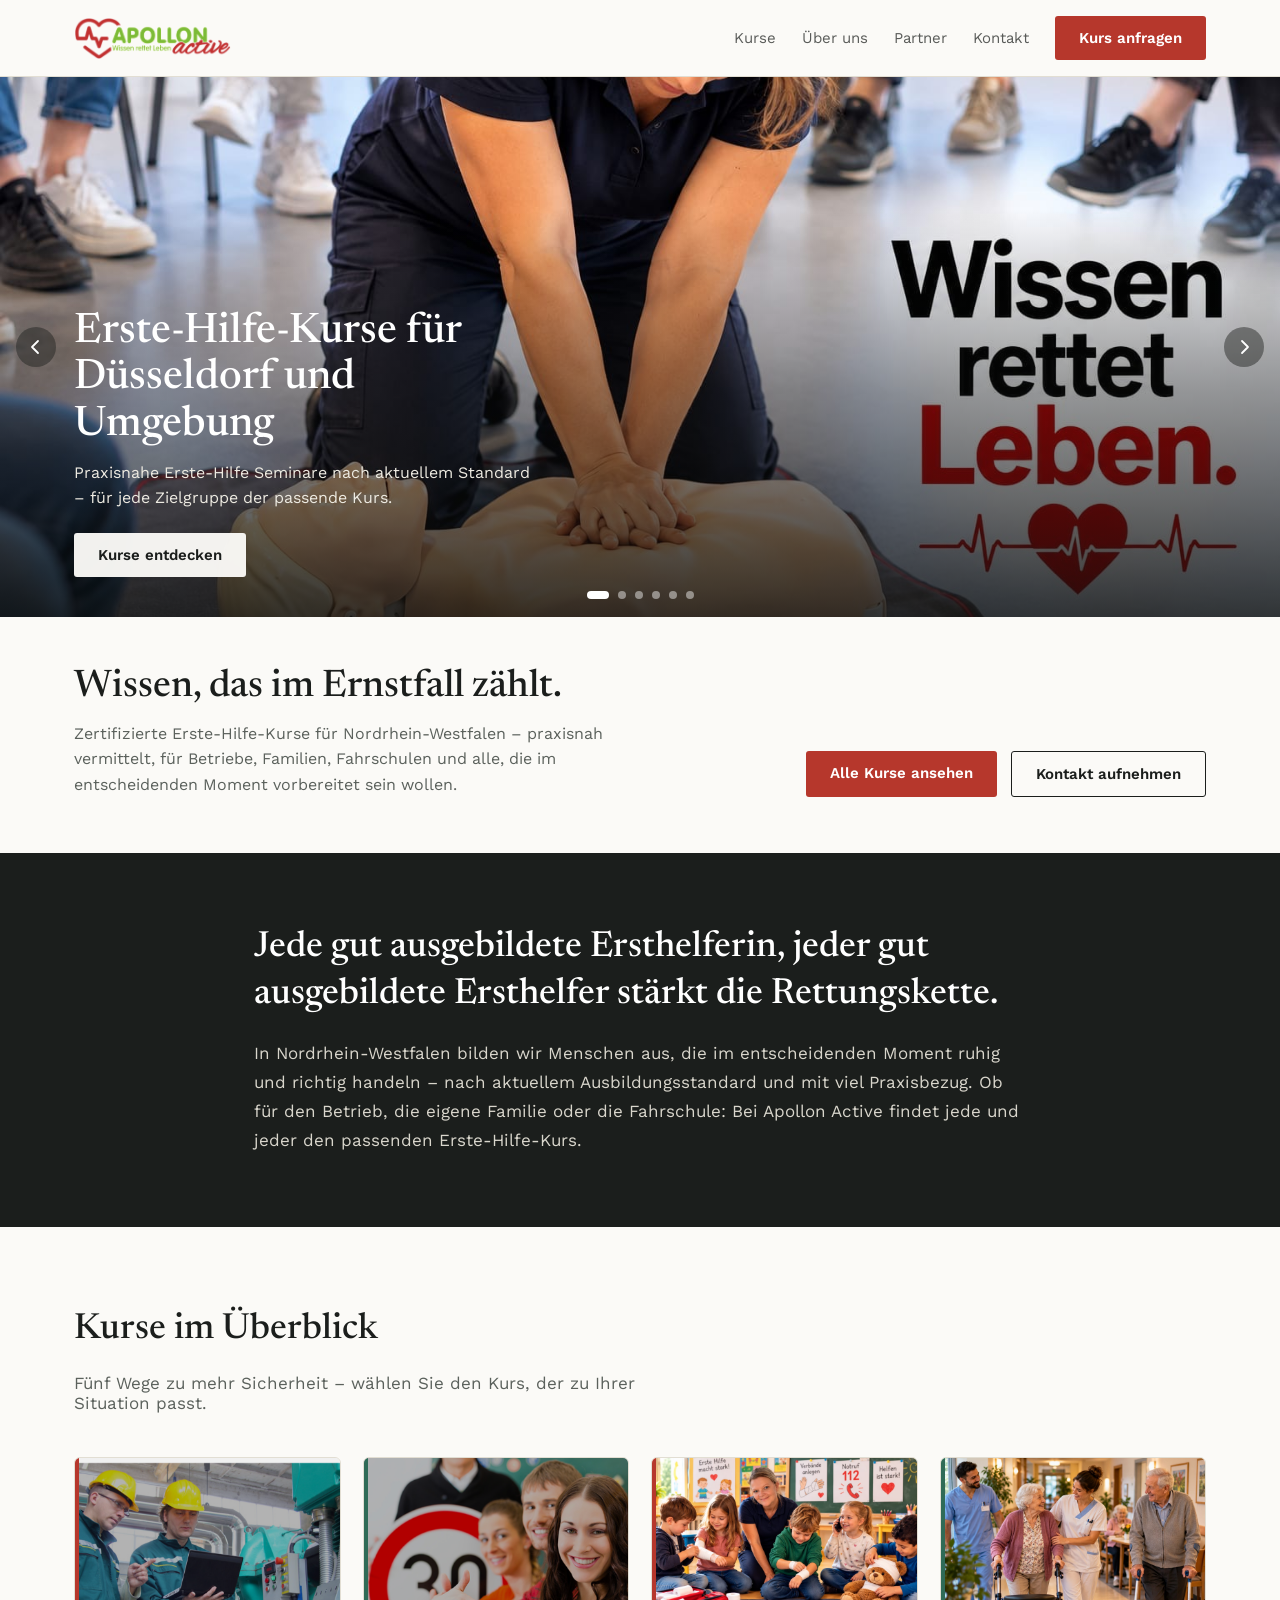
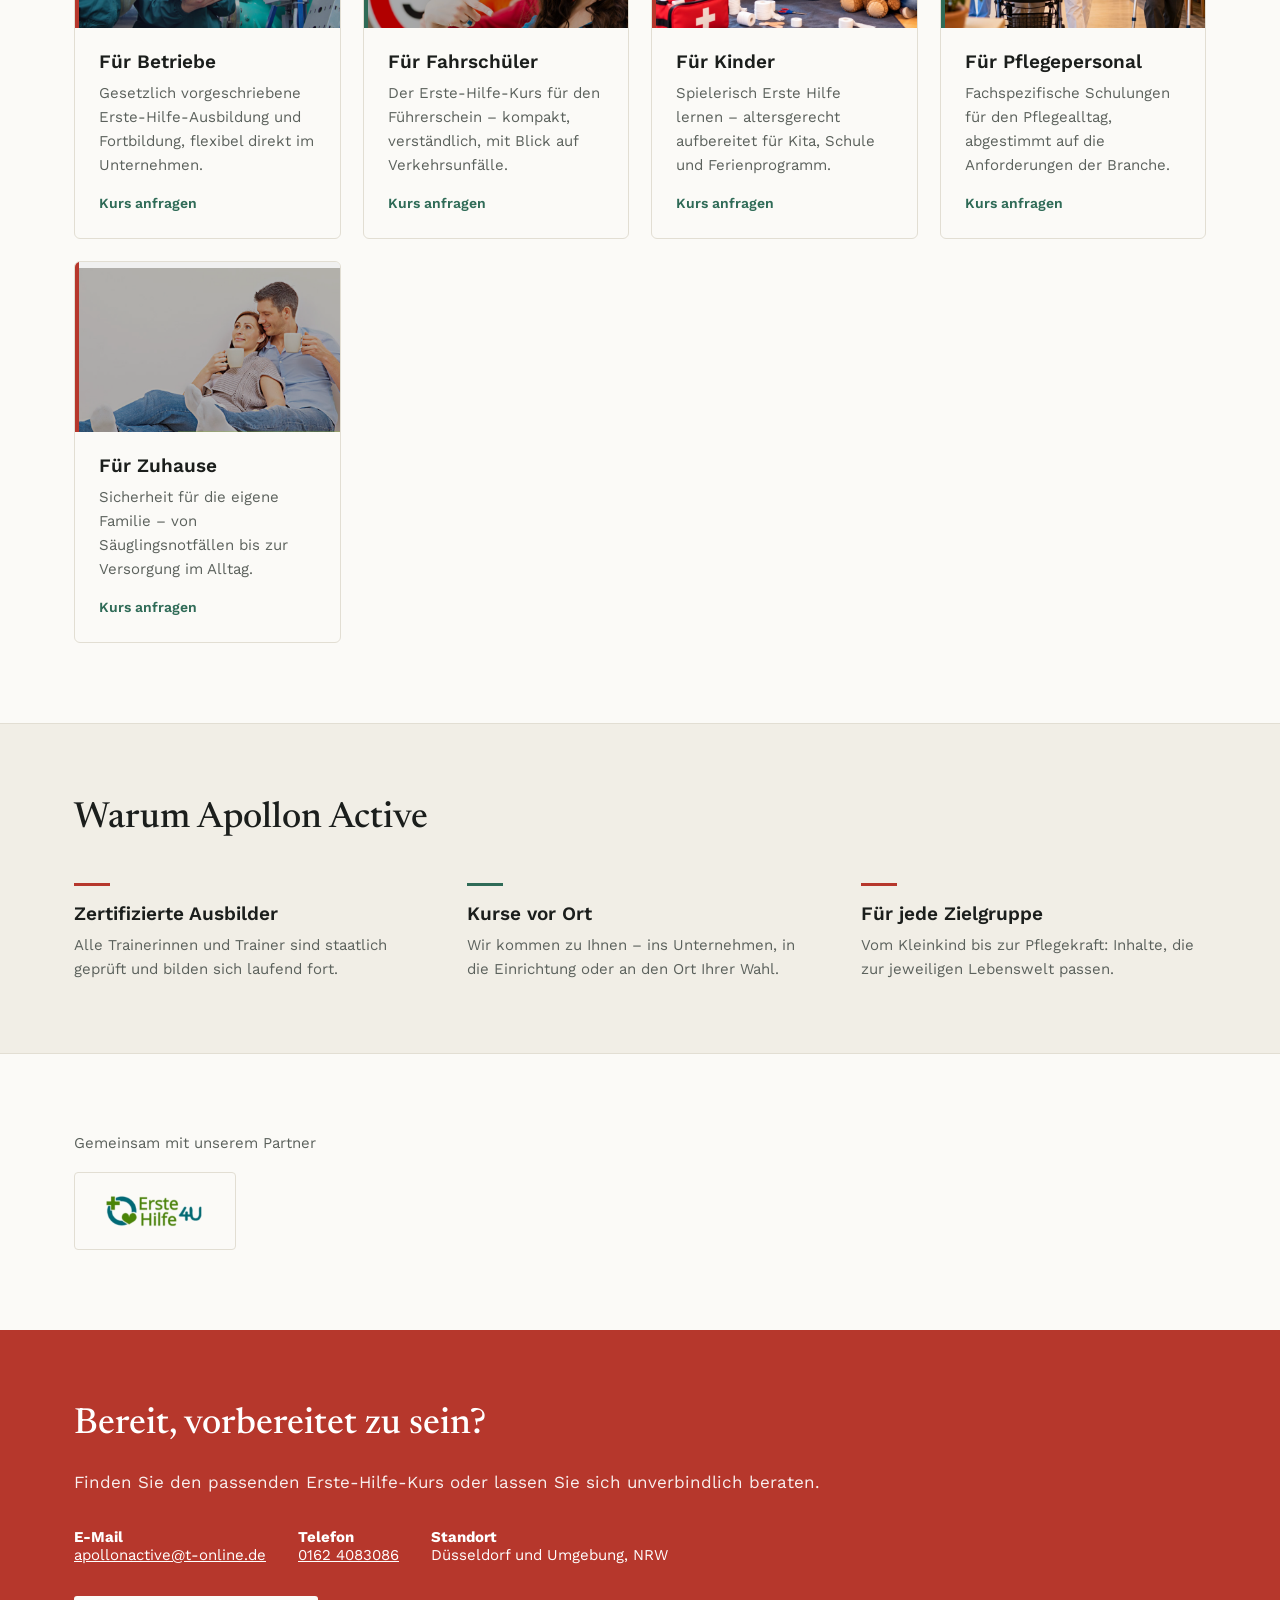
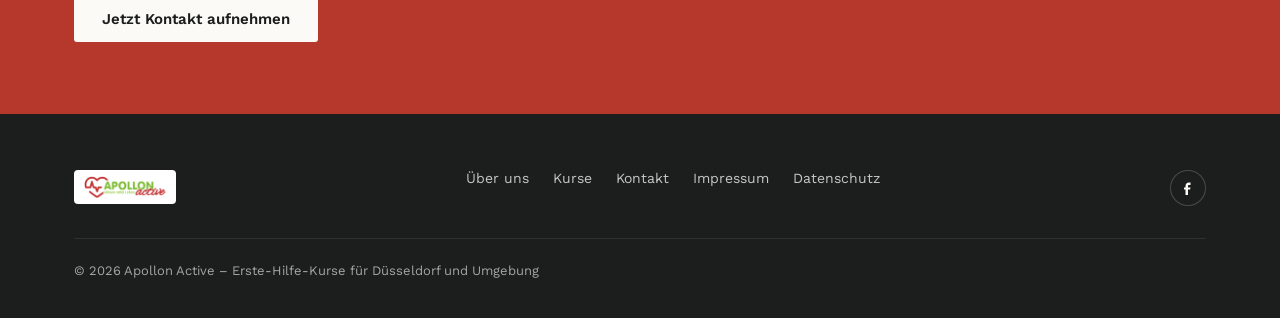
<file: index.html>
<!doctype html>
<html lang="de">
<head>
<meta charset="utf-8">
<meta name="viewport" content="width=device-width, initial-scale=1">
<title>Apollon Active – Erste-Hilfe-Kurse für Nordrhein-Westfalen</title>
<meta name="description" content="Zertifizierte Erste-Hilfe-Kurse für Düsseldorf und Umgebung – für Betriebe, Fahrschüler, Kinder, Pflegepersonal und Zuhause.">
<link rel="preconnect" href="https://fonts.googleapis.com">
<link rel="preconnect" href="https://fonts.gstatic.com" crossorigin>
<link rel="stylesheet" href="https://fonts.googleapis.com/css2?family=Newsreader:ital,opsz,wght@0,6..72,400;0,6..72,500;0,6..72,600;1,6..72,400;1,6..72,500&family=Work+Sans:wght@400;500;600;700&display=swap">
<link rel="stylesheet" href="styles.css">
</head>
<body>

<header class="site-header">
  <div class="wrap header-inner">
    <a href="#top" class="logo">
      <img src="images/logo.png" alt="Apollon Active – Wissen rettet Leben" class="logo-img">
    </a>
    <nav class="main-nav">
      <a class="nav-link" href="#zielgruppen">Kurse</a>
      <a class="nav-link hide-mobile" href="#ueber-uns">Über uns</a>
      <a class="nav-link hide-mobile" href="#partner">Partner</a>
      <a class="nav-link" href="#kontakt">Kontakt</a>
      <a href="mailto:apollonactive@t-online.de?subject=Kursanfrage" class="btn btn-primary">Kurs anfragen</a>
    </nav>
  </div>
</header>

<section id="top" class="hero-carousel">
  <div class="carousel-frame" id="carouselFrame">
    <div class="slide active" data-index="0">
      <img class="slide-img" src="images/hero_cpr.png" alt="Trainerin führt die Herzdruckmassage an einer Übungspuppe vor, Kursgruppe sitzt im Hintergrund">
      <div class="slide-copy">
        <div class="slide-copy-inner">
          <div class="wrap">
            <h2 class="slide-title">Erste-Hilfe-Kurse für Düsseldorf und Umgebung</h2>
            <p class="slide-text">Praxisnahe Erste-Hilfe Seminare nach aktuellem Standard – für jede Zielgruppe der passende Kurs.</p>
            <a href="#zielgruppen" class="btn btn-on-photo">Kurse entdecken</a>
          </div>
        </div>
      </div>
    </div>
    <div class="slide" data-index="1">
      <img class="slide-img" src="images/betriebe.png" alt="Zwei Techniker besprechen eine Anlage im Betrieb">
      <div class="slide-copy">
        <div class="slide-copy-inner">
          <div class="wrap">
            <p class="slide-eyebrow">Betriebliche Erste Hilfe</p>
            <h2 class="slide-title">Für Betriebe</h2>
            <p class="slide-text">Gesetzlich vorgeschriebene Ausbildung und Fortbildung, flexibel direkt im Unternehmen.</p>
            <a href="mailto:apollonactive@t-online.de?subject=Anfrage%3A%20Erste-Hilfe-Kurs%20f%C3%BCr%20Betriebe" class="btn btn-on-photo">Betriebskurs anfragen</a>
          </div>
        </div>
      </div>
    </div>
    <div class="slide" data-index="2">
      <img class="slide-img" src="images/fahrschueler.png" alt="Gruppe junger Erwachsener mit Tempo-30-Schild im Fahrschulunterricht">
      <div class="slide-copy">
        <div class="slide-copy-inner">
          <div class="wrap">
            <p class="slide-eyebrow">Führerschein</p>
            <h2 class="slide-title">Für Fahrschüler</h2>
            <p class="slide-text">Der Erste-Hilfe-Kurs für den Führerschein – kompakt und verständlich erklärt.</p>
            <a href="mailto:apollonactive@t-online.de?subject=Anfrage%3A%20Erste-Hilfe-Kurs%20f%C3%BCr%20Fahrsch%C3%BCler" class="btn btn-on-photo">Termin sichern</a>
          </div>
        </div>
      </div>
    </div>
    <div class="slide" data-index="3">
      <img class="slide-img" src="images/kinder.png" alt="Kinder lernen spielerisch Verbände anzulegen, im Hintergrund Poster zu Erste Hilfe und Notruf 112">
      <div class="slide-copy">
        <div class="slide-copy-inner">
          <div class="wrap">
            <p class="slide-eyebrow">Für die Kleinen</p>
            <h2 class="slide-title">Für Kinder</h2>
            <p class="slide-text">Spielerisch Erste Hilfe lernen – altersgerecht für Kita, Schule und Ferienprogramm.</p>
            <a href="mailto:apollonactive@t-online.de?subject=Anfrage%3A%20Erste-Hilfe-Kurs%20f%C3%BCr%20Kinder" class="btn btn-on-photo">Kurs anfragen</a>
          </div>
        </div>
      </div>
    </div>
    <div class="slide" data-index="4">
      <img class="slide-img" src="images/pflegepersonal.png" alt="Pflegekräfte begleiten zwei ältere Menschen mit Gehhilfen durch den Flur einer Pflegeeinrichtung">
      <div class="slide-copy">
        <div class="slide-copy-inner">
          <div class="wrap">
            <p class="slide-eyebrow">Pflegealltag</p>
            <h2 class="slide-title">Für Pflegepersonal</h2>
            <p class="slide-text">Fachspezifische Schulungen, abgestimmt auf die Anforderungen der Pflegebranche.</p>
            <a href="mailto:apollonactive@t-online.de?subject=Anfrage%3A%20Erste-Hilfe-Kurs%20f%C3%BCr%20Pflegepersonal" class="btn btn-on-photo">Kurs anfragen</a>
          </div>
        </div>
      </div>
    </div>
    <div class="slide" data-index="5">
      <img class="slide-img" src="images/zuhause.png" alt="Paar entspannt auf dem Boden mit Kaffeetassen zu Hause">
      <div class="slide-copy">
        <div class="slide-copy-inner">
          <div class="wrap">
            <p class="slide-eyebrow">Sicherheit zuhause</p>
            <h2 class="slide-title">Für Zuhause</h2>
            <p class="slide-text">Von der Säuglingsnotfall-Hilfe bis zur Versorgung im Alltag – Sicherheit für die eigene Familie.</p>
            <a href="mailto:apollonactive@t-online.de?subject=Anfrage%3A%20Erste-Hilfe-Kurs%20f%C3%BCr%20Zuhause" class="btn btn-on-photo">Kurs anfragen</a>
          </div>
        </div>
      </div>
    </div>

    <button class="carousel-arrow carousel-arrow-left" id="prevBtn" aria-label="Vorheriges Angebot">
      <svg width="18" height="18" viewBox="0 0 18 18" fill="none" aria-hidden="true"><path d="M11 3L5 9L11 15" stroke="#fff" stroke-width="1.8" stroke-linecap="round" stroke-linejoin="round"/></svg>
    </button>
    <button class="carousel-arrow carousel-arrow-right" id="nextBtn" aria-label="Nächstes Angebot">
      <svg width="18" height="18" viewBox="0 0 18 18" fill="none" aria-hidden="true"><path d="M7 3L13 9L7 15" stroke="#fff" stroke-width="1.8" stroke-linecap="round" stroke-linejoin="round"/></svg>
    </button>

    <div class="carousel-dots" id="carouselDots"></div>
  </div>
</section>

<section class="sub-hero wrap">
  <div>
    <h1 class="h1">Wissen, das im Ernstfall zählt.</h1>
    <p class="sub-hero-text">Zertifizierte Erste-Hilfe-Kurse für Nordrhein-Westfalen – praxisnah vermittelt, für Betriebe, Familien, Fahrschulen und alle, die im entscheidenden Moment vorbereitet sein wollen.</p>
  </div>
  <div class="sub-hero-actions">
    <a href="#zielgruppen" class="btn btn-primary">Alle Kurse ansehen</a>
    <a href="mailto:apollonactive@t-online.de?subject=Kontaktanfrage" class="btn btn-ghost">Kontakt aufnehmen</a>
  </div>
</section>

<section id="ueber-uns" class="mission">
  <div class="wrap mission-inner">
    <h2 class="h2">Jede gut ausgebildete Ersthelferin, jeder gut ausgebildete Ersthelfer stärkt die Rettungskette.</h2>
    <p class="mission-text">In Nordrhein-Westfalen bilden wir Menschen aus, die im entscheidenden Moment ruhig und richtig handeln – nach aktuellem Ausbildungsstandard und mit viel Praxisbezug. Ob für den Betrieb, die eigene Familie oder die Fahrschule: Bei Apollon Active findet jede und jeder den passenden Erste-Hilfe-Kurs.</p>
  </div>
</section>

<section id="zielgruppen" class="wrap section">
  <h2 class="h2">Kurse im Überblick</h2>
  <p class="section-lead">Fünf Wege zu mehr Sicherheit – wählen Sie den Kurs, der zu Ihrer Situation passt.</p>

  <div class="card-grid">
    <div class="card">
      <div class="card-photo"><img src="images/betriebe.png" alt="Zwei Techniker besprechen eine Anlage – betriebliche Erste-Hilfe-Ausbildung" loading="lazy"><span class="card-bar card-bar-red"></span></div>
      <div class="card-body">
        <h3>Für Betriebe</h3>
        <p>Gesetzlich vorgeschriebene Erste-Hilfe-Ausbildung und Fortbildung, flexibel direkt im Unternehmen.</p>
        <a href="mailto:apollonactive@t-online.de?subject=Anfrage%3A%20Erste-Hilfe-Kurs%20f%C3%BCr%20Betriebe" class="card-link">Kurs anfragen</a>
      </div>
    </div>
    <div class="card">
      <div class="card-photo"><img src="images/fahrschueler.png" alt="Lächelnde Gruppe junger Erwachsener mit Tempo-30-Schild – Erste Hilfe für Fahrschüler" loading="lazy"><span class="card-bar card-bar-green"></span></div>
      <div class="card-body">
        <h3>Für Fahrschüler</h3>
        <p>Der Erste-Hilfe-Kurs für den Führerschein – kompakt, verständlich, mit Blick auf Verkehrsunfälle.</p>
        <a href="mailto:apollonactive@t-online.de?subject=Anfrage%3A%20Erste-Hilfe-Kurs%20f%C3%BCr%20Fahrsch%C3%BCler" class="card-link">Kurs anfragen</a>
      </div>
    </div>
    <div class="card">
      <div class="card-photo"><img src="images/kinder.png" alt="Kinder lernen spielerisch Verbände anzulegen – Erste Hilfe für Kinder" loading="lazy"><span class="card-bar card-bar-red"></span></div>
      <div class="card-body">
        <h3>Für Kinder</h3>
        <p>Spielerisch Erste Hilfe lernen – altersgerecht aufbereitet für Kita, Schule und Ferienprogramm.</p>
        <a href="mailto:apollonactive@t-online.de?subject=Anfrage%3A%20Erste-Hilfe-Kurs%20f%C3%BCr%20Kinder" class="card-link">Kurs anfragen</a>
      </div>
    </div>
    <div class="card">
      <div class="card-photo"><img src="images/pflegepersonal.png" alt="Pflegekräfte begleiten ältere Menschen mit Gehhilfen – Erste Hilfe für Pflegepersonal" loading="lazy"><span class="card-bar card-bar-green"></span></div>
      <div class="card-body">
        <h3>Für Pflegepersonal</h3>
        <p>Fachspezifische Schulungen für den Pflegealltag, abgestimmt auf die Anforderungen der Branche.</p>
        <a href="mailto:apollonactive@t-online.de?subject=Anfrage%3A%20Erste-Hilfe-Kurs%20f%C3%BCr%20Pflegepersonal" class="card-link">Kurs anfragen</a>
      </div>
    </div>
    <div class="card">
      <div class="card-photo"><img src="images/zuhause.png" alt="Paar entspannt auf dem Boden mit Kaffeetassen – Erste Hilfe für Zuhause" loading="lazy"><span class="card-bar card-bar-red"></span></div>
      <div class="card-body">
        <h3>Für Zuhause</h3>
        <p>Sicherheit für die eigene Familie – von Säuglingsnotfällen bis zur Versorgung im Alltag.</p>
        <a href="mailto:apollonactive@t-online.de?subject=Anfrage%3A%20Erste-Hilfe-Kurs%20f%C3%BCr%20Zuhause" class="card-link">Kurs anfragen</a>
      </div>
    </div>
  </div>
</section>

<section class="why-us">
  <div class="wrap">
    <h2 class="h2">Warum Apollon Active</h2>
    <div class="why-grid">
      <div class="why-item">
        <div class="why-bar why-bar-red"></div>
        <h3>Zertifizierte Ausbilder</h3>
        <p>Alle Trainerinnen und Trainer sind staatlich geprüft und bilden sich laufend fort.</p>
      </div>
      <div class="why-item">
        <div class="why-bar why-bar-green"></div>
        <h3>Kurse vor Ort</h3>
        <p>Wir kommen zu Ihnen – ins Unternehmen, in die Einrichtung oder an den Ort Ihrer Wahl.</p>
      </div>
      <div class="why-item">
        <div class="why-bar why-bar-red"></div>
        <h3>Für jede Zielgruppe</h3>
        <p>Vom Kleinkind bis zur Pflegekraft: Inhalte, die zur jeweiligen Lebenswelt passen.</p>
      </div>
    </div>
  </div>
</section>

<section id="partner" class="wrap section">
  <p class="partner-label">Gemeinsam mit unserem Partner</p>
  <div class="partner-row">
    <a href="https://www.erstehilfe4u.de/" target="_blank" rel="noopener" class="partner-badge partner-badge-logo">
      <img src="images/partner-erstehilfe4u.png" alt="Erste Hilfe 4U">
    </a>
  </div>
</section>

<section id="kontakt" class="cta">
  <div class="wrap cta-inner">
    <h2 class="h2">Bereit, vorbereitet zu sein?</h2>
    <p class="cta-text">Finden Sie den passenden Erste-Hilfe-Kurs oder lassen Sie sich unverbindlich beraten.</p>
    <div class="cta-details">
      <div><strong>E-Mail</strong><br><a href="mailto:apollonactive@t-online.de" style="color: inherit; text-decoration: underline;">apollonactive@t-online.de</a></div>
      <div><strong>Telefon</strong><br><a href="tel:+491624083086" style="color: inherit; text-decoration: underline;">0162 4083086</a></div>
      <div><strong>Standort</strong><br>Düsseldorf und Umgebung, NRW</div>
    </div>
    <a href="mailto:apollonactive@t-online.de" class="btn btn-cta">Jetzt Kontakt aufnehmen</a>
  </div>
</section>

<footer class="site-footer">
  <div class="wrap footer-inner">
    <div class="footer-top">
      <div class="logo">
        <img src="images/logo.png" alt="Apollon Active – Wissen rettet Leben" class="logo-img footer-logo-img">
      </div>
      <nav class="footer-nav">
        <a href="#ueber-uns">Über uns</a>
        <a href="#zielgruppen">Kurse</a>
        <a href="#kontakt">Kontakt</a>
        <a href="impressum.html">Impressum</a>
        <a href="datenschutz.html">Datenschutz</a>
      </nav>
      <a href="#" aria-label="Facebook" class="fb-circle">
        <svg width="16" height="16" viewBox="0 0 16 16" fill="none" aria-hidden="true"><path d="M10.5 5H9C8.4 5 8 5.4 8 6V7.5H10.5L10.1 9.5H8V15H5.5V9.5H4V7.5H5.5V6C5.5 4.1 6.9 2.5 8.8 2.5H10.5V5Z" fill="#FBFAF7"/></svg>
      </a>
    </div>
    <div class="footer-bottom">© 2026 Apollon Active – Erste-Hilfe-Kurse für Düsseldorf und Umgebung</div>
  </div>
</footer>

<script src="script.js"></script>
</body>
</html>
</file>
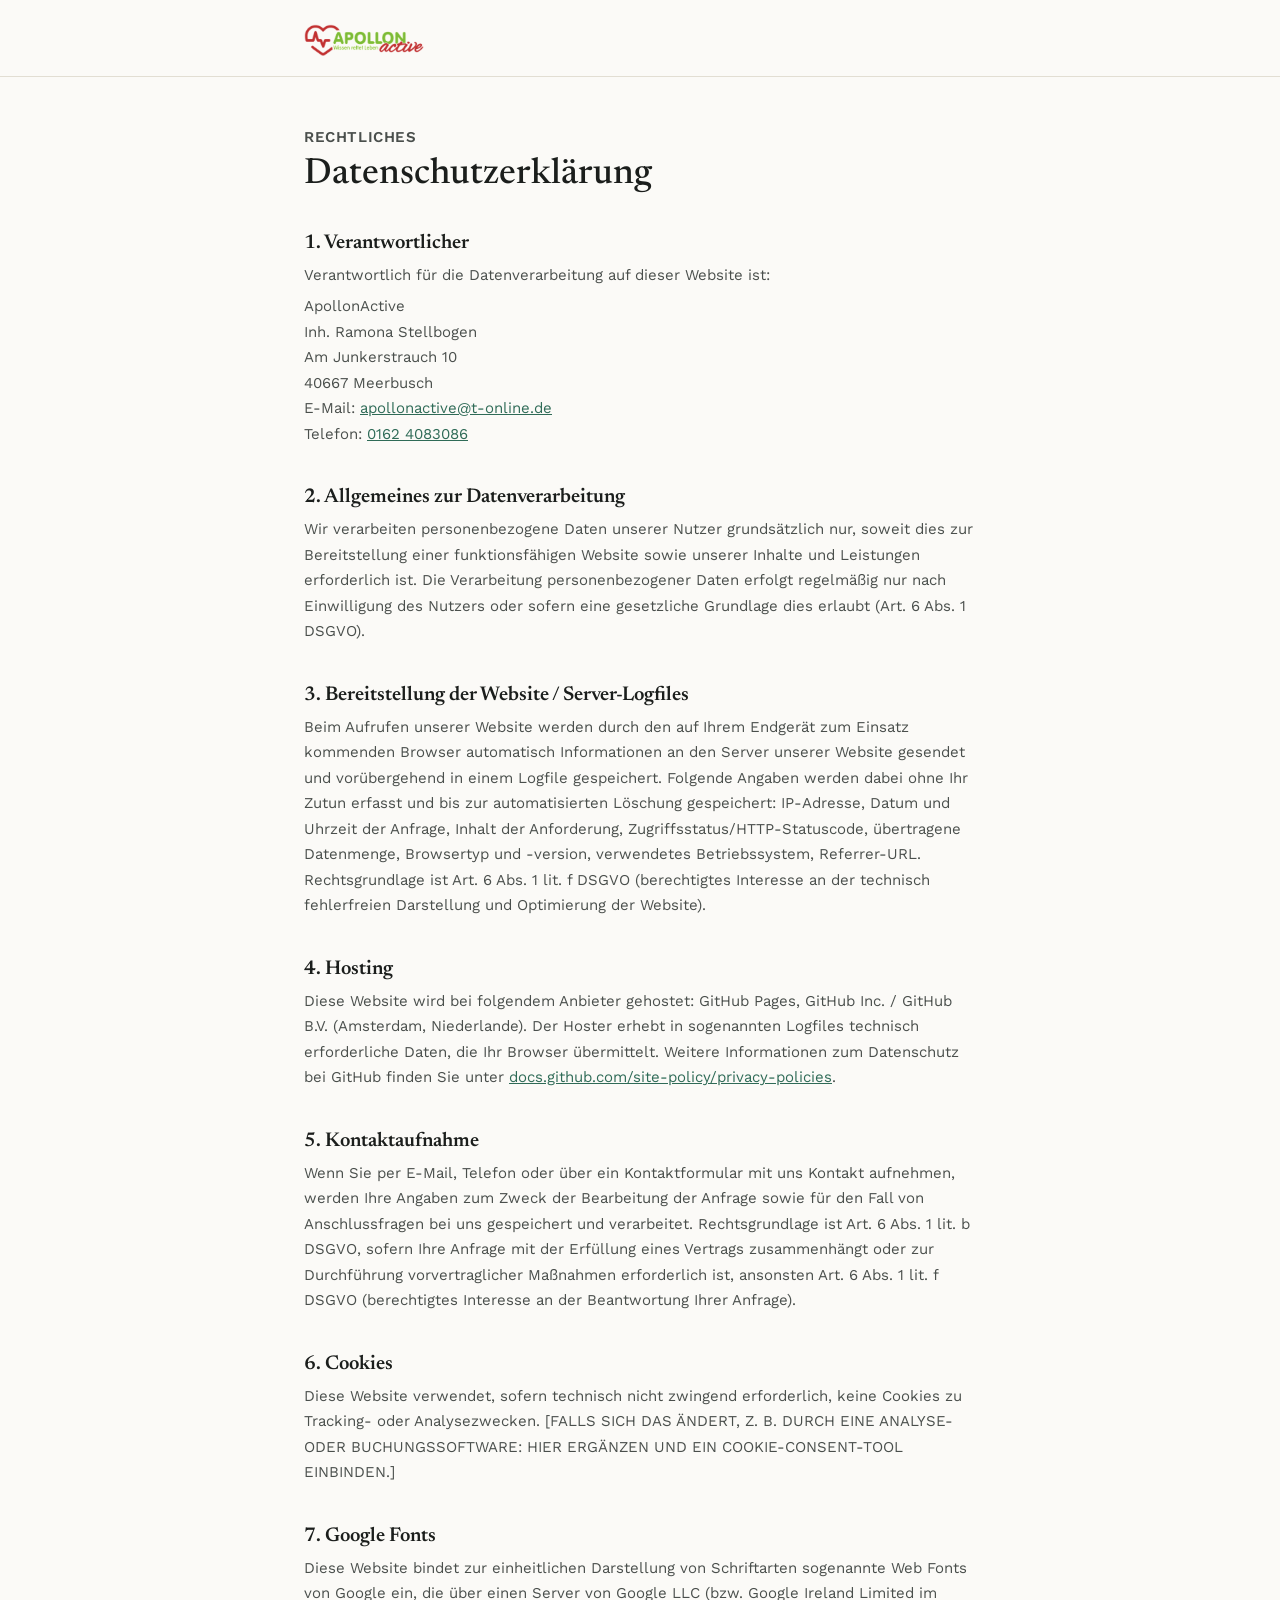
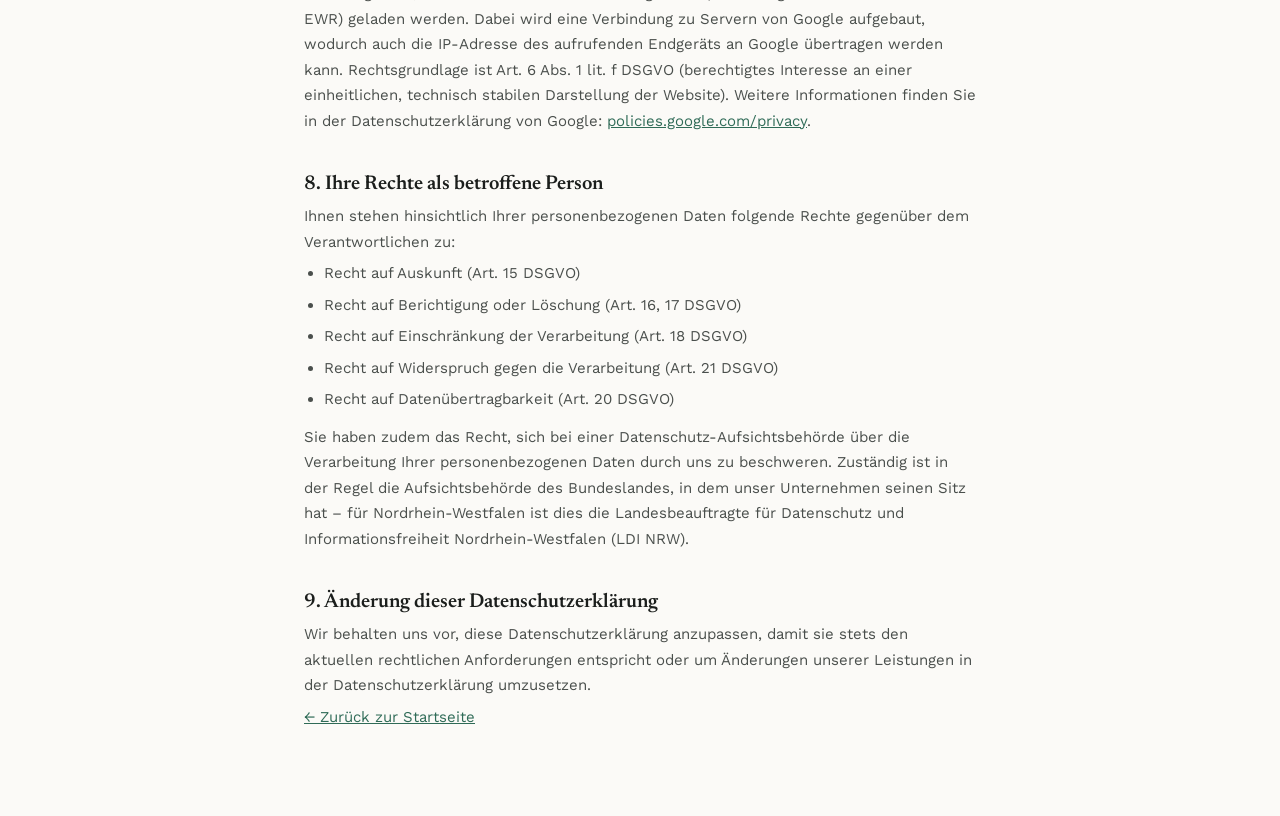
<file: datenschutz.html>
<!doctype html>
<html lang="de">
<head>
<meta charset="utf-8">
<meta name="viewport" content="width=device-width, initial-scale=1">
<title>Datenschutzerklärung – Apollon Active</title>
<link rel="preconnect" href="https://fonts.googleapis.com">
<link rel="preconnect" href="https://fonts.gstatic.com" crossorigin>
<link rel="stylesheet" href="https://fonts.googleapis.com/css2?family=Newsreader:ital,opsz,wght@0,6..72,400;0,6..72,500;0,6..72,600&family=Work+Sans:wght@400;500;600;700&display=swap">
<link rel="stylesheet" href="styles.css">
</head>
<body>

<header class="legal-header">
  <div class="legal-header-inner">
    <a href="index.html" class="logo">
      <img src="images/logo.png" alt="Apollon Active – Wissen rettet Leben" class="logo-img legal-logo-img">
    </a>
  </div>
</header>

<main class="legal-page">
  <p class="legal-eyebrow">Rechtliches</p>
  <h1 class="legal-title">Datenschutzerklärung</h1>

  <h2>1. Verantwortlicher</h2>
  <p>Verantwortlich für die Datenverarbeitung auf dieser Website ist:</p>
  <p>ApollonActive<br>Inh. Ramona Stellbogen<br>Am Junkerstrauch 10<br>40667 Meerbusch<br>E-Mail: <a href="mailto:apollonactive@t-online.de">apollonactive@t-online.de</a><br>Telefon: <a href="tel:+491624083086">0162 4083086</a></p>

  <h2>2. Allgemeines zur Datenverarbeitung</h2>
  <p>Wir verarbeiten personenbezogene Daten unserer Nutzer grundsätzlich nur, soweit dies zur Bereitstellung einer funktionsfähigen Website sowie unserer Inhalte und Leistungen erforderlich ist. Die Verarbeitung personenbezogener Daten erfolgt regelmäßig nur nach Einwilligung des Nutzers oder sofern eine gesetzliche Grundlage dies erlaubt (Art. 6 Abs. 1 DSGVO).</p>

  <h2>3. Bereitstellung der Website / Server-Logfiles</h2>
  <p>Beim Aufrufen unserer Website werden durch den auf Ihrem Endgerät zum Einsatz kommenden Browser automatisch Informationen an den Server unserer Website gesendet und vorübergehend in einem Logfile gespeichert. Folgende Angaben werden dabei ohne Ihr Zutun erfasst und bis zur automatisierten Löschung gespeichert: IP-Adresse, Datum und Uhrzeit der Anfrage, Inhalt der Anforderung, Zugriffsstatus/HTTP-Statuscode, übertragene Datenmenge, Browsertyp und -version, verwendetes Betriebssystem, Referrer-URL. Rechtsgrundlage ist Art. 6 Abs. 1 lit. f DSGVO (berechtigtes Interesse an der technisch fehlerfreien Darstellung und Optimierung der Website).</p>

  <h2>4. Hosting</h2>
  <p>Diese Website wird bei folgendem Anbieter gehostet: GitHub Pages, GitHub Inc. / GitHub B.V. (Amsterdam, Niederlande). Der Hoster erhebt in sogenannten Logfiles technisch erforderliche Daten, die Ihr Browser übermittelt. Weitere Informationen zum Datenschutz bei GitHub finden Sie unter <a href="https://docs.github.com/site-policy/privacy-policies/github-general-privacy-statement" target="_blank" rel="noopener">docs.github.com/site-policy/privacy-policies</a>.</p>

  <h2>5. Kontaktaufnahme</h2>
  <p>Wenn Sie per E-Mail, Telefon oder über ein Kontaktformular mit uns Kontakt aufnehmen, werden Ihre Angaben zum Zweck der Bearbeitung der Anfrage sowie für den Fall von Anschlussfragen bei uns gespeichert und verarbeitet. Rechtsgrundlage ist Art. 6 Abs. 1 lit. b DSGVO, sofern Ihre Anfrage mit der Erfüllung eines Vertrags zusammenhängt oder zur Durchführung vorvertraglicher Maßnahmen erforderlich ist, ansonsten Art. 6 Abs. 1 lit. f DSGVO (berechtigtes Interesse an der Beantwortung Ihrer Anfrage).</p>

  <h2>6. Cookies</h2>
  <p>Diese Website verwendet, sofern technisch nicht zwingend erforderlich, keine Cookies zu Tracking- oder Analysezwecken. [FALLS SICH DAS ÄNDERT, Z. B. DURCH EINE ANALYSE- ODER BUCHUNGSSOFTWARE: HIER ERGÄNZEN UND EIN COOKIE-CONSENT-TOOL EINBINDEN.]</p>

  <h2>7. Google Fonts</h2>
  <p>Diese Website bindet zur einheitlichen Darstellung von Schriftarten sogenannte Web Fonts von Google ein, die über einen Server von Google LLC (bzw. Google Ireland Limited im EWR) geladen werden. Dabei wird eine Verbindung zu Servern von Google aufgebaut, wodurch auch die IP-Adresse des aufrufenden Endgeräts an Google übertragen werden kann. Rechtsgrundlage ist Art. 6 Abs. 1 lit. f DSGVO (berechtigtes Interesse an einer einheitlichen, technisch stabilen Darstellung der Website). Weitere Informationen finden Sie in der Datenschutzerklärung von Google: <a href="https://policies.google.com/privacy" target="_blank" rel="noopener">policies.google.com/privacy</a>.</p>

  <h2>8. Ihre Rechte als betroffene Person</h2>
  <p>Ihnen stehen hinsichtlich Ihrer personenbezogenen Daten folgende Rechte gegenüber dem Verantwortlichen zu:</p>
  <ul style="padding-left: 20px; margin: 0 0 12px;">
    <li>Recht auf Auskunft (Art. 15 DSGVO)</li>
    <li>Recht auf Berichtigung oder Löschung (Art. 16, 17 DSGVO)</li>
    <li>Recht auf Einschränkung der Verarbeitung (Art. 18 DSGVO)</li>
    <li>Recht auf Widerspruch gegen die Verarbeitung (Art. 21 DSGVO)</li>
    <li>Recht auf Datenübertragbarkeit (Art. 20 DSGVO)</li>
  </ul>
  <p>Sie haben zudem das Recht, sich bei einer Datenschutz-Aufsichtsbehörde über die Verarbeitung Ihrer personenbezogenen Daten durch uns zu beschweren. Zuständig ist in der Regel die Aufsichtsbehörde des Bundeslandes, in dem unser Unternehmen seinen Sitz hat – für Nordrhein-Westfalen ist dies die Landesbeauftragte für Datenschutz und Informationsfreiheit Nordrhein-Westfalen (LDI NRW).</p>

  <h2>9. Änderung dieser Datenschutzerklärung</h2>
  <p>Wir behalten uns vor, diese Datenschutzerklärung anzupassen, damit sie stets den aktuellen rechtlichen Anforderungen entspricht oder um Änderungen unserer Leistungen in der Datenschutzerklärung umzusetzen.</p>

  <p class="legal-back"><a href="index.html">← Zurück zur Startseite</a></p>
</main>

</body>
</html>
</file>
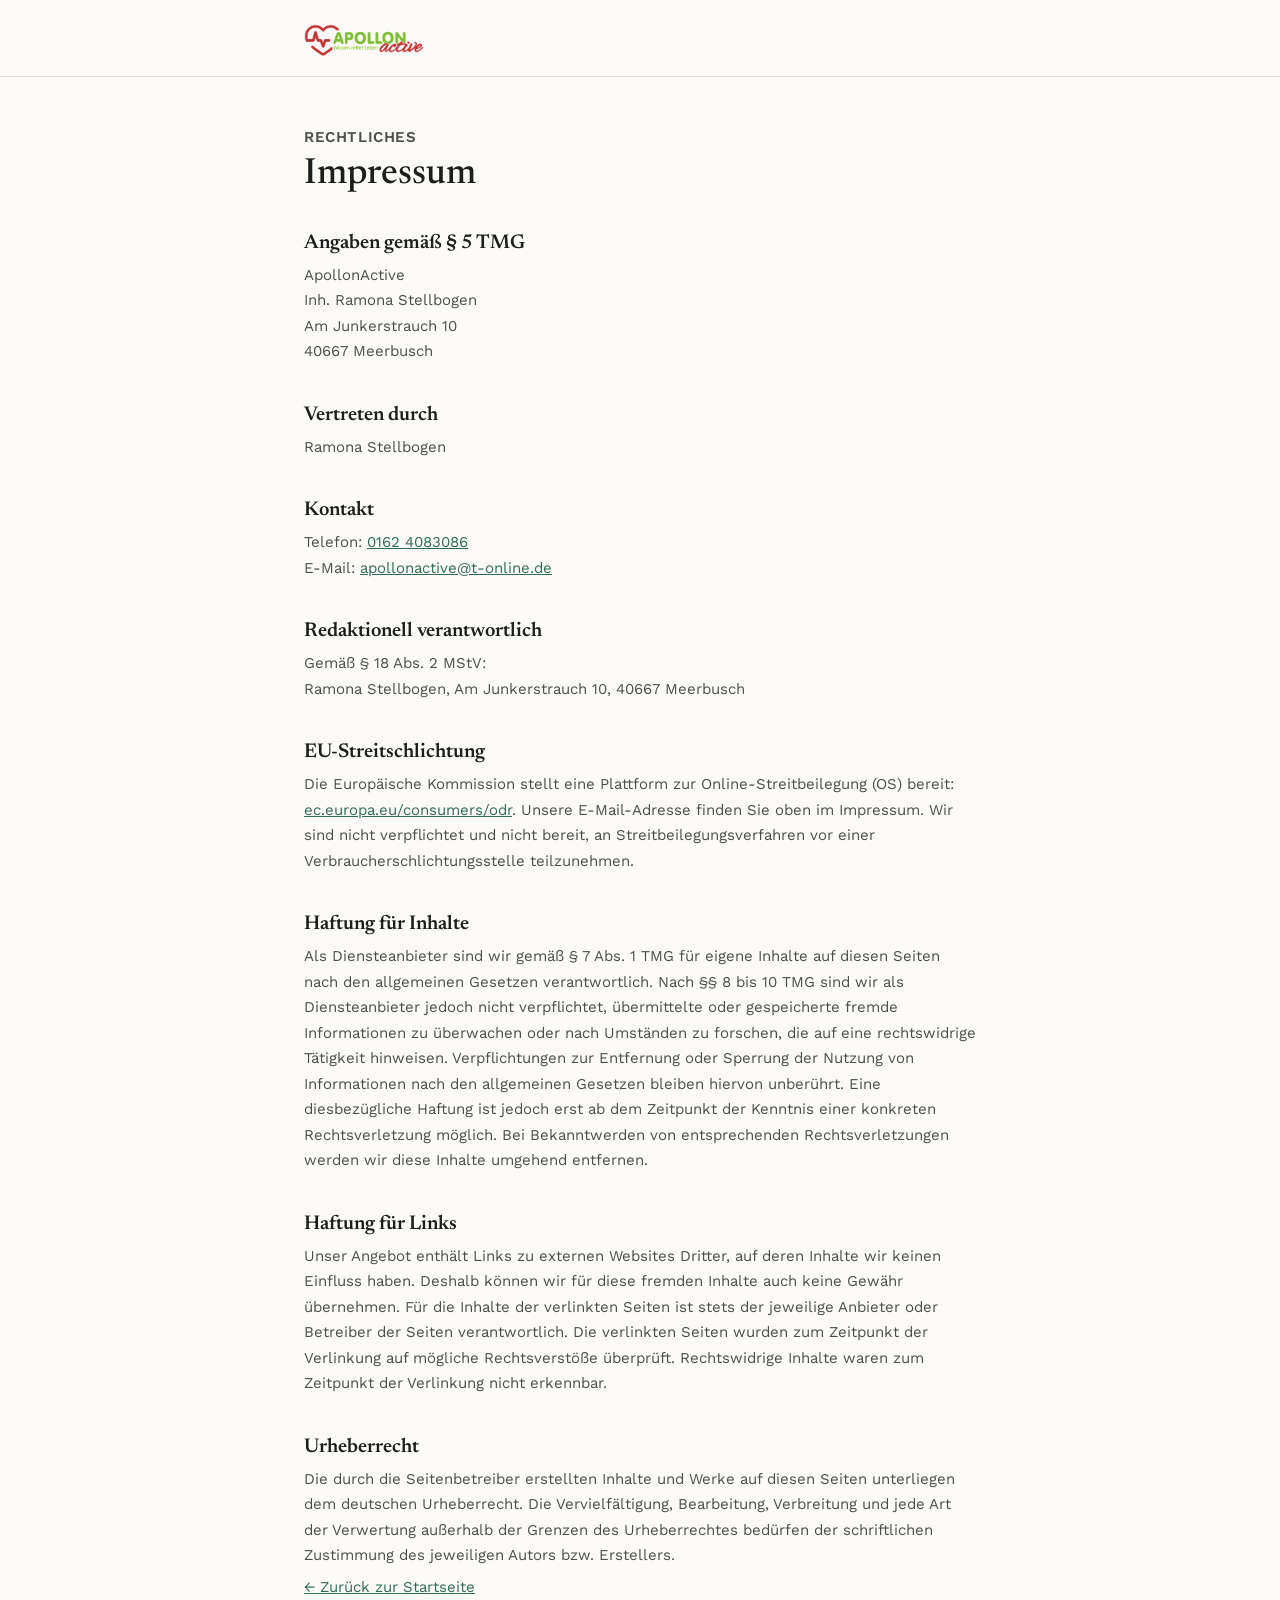
<file: impressum.html>
<!doctype html>
<html lang="de">
<head>
<meta charset="utf-8">
<meta name="viewport" content="width=device-width, initial-scale=1">
<title>Impressum – Apollon Active</title>
<link rel="preconnect" href="https://fonts.googleapis.com">
<link rel="preconnect" href="https://fonts.gstatic.com" crossorigin>
<link rel="stylesheet" href="https://fonts.googleapis.com/css2?family=Newsreader:ital,opsz,wght@0,6..72,400;0,6..72,500;0,6..72,600&family=Work+Sans:wght@400;500;600;700&display=swap">
<link rel="stylesheet" href="styles.css">
</head>
<body>

<header class="legal-header">
  <div class="legal-header-inner">
    <a href="index.html" class="logo">
      <img src="images/logo.png" alt="Apollon Active – Wissen rettet Leben" class="logo-img legal-logo-img">
    </a>
  </div>
</header>

<main class="legal-page">
  <p class="legal-eyebrow">Rechtliches</p>
  <h1 class="legal-title">Impressum</h1>

  <h2>Angaben gemäß § 5 TMG</h2>
  <p>ApollonActive<br>Inh. Ramona Stellbogen<br>Am Junkerstrauch 10<br>40667 Meerbusch</p>

  <h2>Vertreten durch</h2>
  <p>Ramona Stellbogen</p>

  <h2>Kontakt</h2>
  <p>Telefon: <a href="tel:+491624083086">0162 4083086</a><br>E-Mail: <a href="mailto:apollonactive@t-online.de">apollonactive@t-online.de</a></p>

  <h2>Redaktionell verantwortlich</h2>
  <p>Gemäß § 18 Abs. 2 MStV:<br>Ramona Stellbogen, Am Junkerstrauch 10, 40667 Meerbusch</p>

  <h2>EU-Streitschlichtung</h2>
  <p>Die Europäische Kommission stellt eine Plattform zur Online-Streitbeilegung (OS) bereit: <a href="https://ec.europa.eu/consumers/odr/" target="_blank" rel="noopener">ec.europa.eu/consumers/odr</a>. Unsere E-Mail-Adresse finden Sie oben im Impressum. Wir sind nicht verpflichtet und nicht bereit, an Streitbeilegungsverfahren vor einer Verbraucherschlichtungsstelle teilzunehmen.</p>

  <h2>Haftung für Inhalte</h2>
  <p>Als Diensteanbieter sind wir gemäß § 7 Abs. 1 TMG für eigene Inhalte auf diesen Seiten nach den allgemeinen Gesetzen verantwortlich. Nach §§ 8 bis 10 TMG sind wir als Diensteanbieter jedoch nicht verpflichtet, übermittelte oder gespeicherte fremde Informationen zu überwachen oder nach Umständen zu forschen, die auf eine rechtswidrige Tätigkeit hinweisen. Verpflichtungen zur Entfernung oder Sperrung der Nutzung von Informationen nach den allgemeinen Gesetzen bleiben hiervon unberührt. Eine diesbezügliche Haftung ist jedoch erst ab dem Zeitpunkt der Kenntnis einer konkreten Rechtsverletzung möglich. Bei Bekanntwerden von entsprechenden Rechtsverletzungen werden wir diese Inhalte umgehend entfernen.</p>

  <h2>Haftung für Links</h2>
  <p>Unser Angebot enthält Links zu externen Websites Dritter, auf deren Inhalte wir keinen Einfluss haben. Deshalb können wir für diese fremden Inhalte auch keine Gewähr übernehmen. Für die Inhalte der verlinkten Seiten ist stets der jeweilige Anbieter oder Betreiber der Seiten verantwortlich. Die verlinkten Seiten wurden zum Zeitpunkt der Verlinkung auf mögliche Rechtsverstöße überprüft. Rechtswidrige Inhalte waren zum Zeitpunkt der Verlinkung nicht erkennbar.</p>

  <h2>Urheberrecht</h2>
  <p>Die durch die Seitenbetreiber erstellten Inhalte und Werke auf diesen Seiten unterliegen dem deutschen Urheberrecht. Die Vervielfältigung, Bearbeitung, Verbreitung und jede Art der Verwertung außerhalb der Grenzen des Urheberrechtes bedürfen der schriftlichen Zustimmung des jeweiligen Autors bzw. Erstellers.</p>

  <p class="legal-back"><a href="index.html">← Zurück zur Startseite</a></p>
</main>

</body>
</html>
</file>
<file: styles.css>
:root {
  --ink: #1B1E1C;
  --paper: #FBFAF7;
  --paper-alt: #F1EEE6;
  --line: #E2DED3;
  --muted: #5B615C;
  --accent-red: #B6372C;
  --accent-red-dark: #8F2A21;
  --accent-green: #2F6B57;
}

* { box-sizing: border-box; }

body {
  margin: 0;
  font-family: 'Work Sans', system-ui, sans-serif;
  color: var(--ink);
  background: var(--paper);
  overflow-x: hidden;
}

a { color: inherit; text-decoration: none; }

.wrap { max-width: 1180px; margin: 0 auto; padding-left: 24px; padding-right: 24px; }

.btn { display: inline-block; font-weight: 600; border-radius: 3px; font-size: 15px; padding: 13px 24px; white-space: nowrap; transition: background .15s ease, transform .15s ease, color .15s ease; }
.btn-primary { background: var(--accent-red); color: #fff; }
.btn-primary:hover { background: var(--accent-red-dark); transform: translateY(-1px); }
.btn-ghost { border: 1.5px solid var(--ink); color: var(--ink); }
.btn-ghost:hover { background: var(--ink); color: #fff; }
.btn-on-photo { background: rgba(251,250,247,0.96); color: var(--ink); }
.btn-on-photo:hover { background: #fff; transform: translateY(-1px); }
.btn-cta { background: var(--paper); color: var(--ink); padding: 14px 28px; }
.btn-cta:hover { transform: translateY(-1px); }

/* Header */
.site-header { position: sticky; top: 0; z-index: 30; background: rgba(251,250,247,0.97); border-bottom: 1px solid var(--line); }
.header-inner { display: flex; align-items: center; justify-content: space-between; gap: 24px; padding: 16px 24px; flex-wrap: wrap; }
.logo { display: flex; align-items: center; gap: 10px; }
.logo-img { height: 42px; width: auto; display: block; }
.footer-logo-img { height: 34px; background: #fff; padding: 6px 10px; border-radius: 4px; }
.legal-logo-img { height: 32px; }
.logo-text { font-family: 'Newsreader', serif; font-size: 21px; font-weight: 600; letter-spacing: -0.01em; }
.logo-accent { color: var(--accent-red); font-style: italic; }
.main-nav { display: flex; align-items: center; gap: 26px; flex-wrap: wrap; }
.nav-link { font-size: 15px; opacity: 0.72; transition: opacity .15s ease; }
.nav-link:hover { opacity: 1; }

/* Hero carousel */
.hero-carousel { position: relative; }
.carousel-frame { position: relative; width: 100%; height: 540px; overflow: hidden; background: var(--ink); }
.slide { position: absolute; inset: 0; opacity: 0; pointer-events: none; transition: opacity .7s ease; }
.slide.active { opacity: 1; pointer-events: auto; z-index: 2; }
.slide-img { position: absolute; inset: 0; width: 100%; height: 100%; object-fit: cover; }
.slide-copy { position: absolute; inset: 0; display: flex; flex-direction: column; justify-content: flex-end; }
.slide-copy-inner { background: linear-gradient(0deg, rgba(10,12,11,0.82) 0%, rgba(10,12,11,0.42) 55%, rgba(10,12,11,0) 100%); padding: 100px 0 40px; }
.slide-eyebrow { color: #E8B9B2; font-size: 13px; font-weight: 600; letter-spacing: 0.08em; margin: 0 0 10px; text-transform: uppercase; }
.slide-title { font-family: 'Newsreader', serif; font-weight: 500; color: #fff; font-size: 42px; line-height: 1.1; margin: 0 0 12px; max-width: 18ch; }
.slide-text { color: #EDEAE1; font-size: 16px; line-height: 1.6; max-width: 46ch; margin: 0 0 22px; }
.carousel-arrow { position: absolute; top: 50%; transform: translateY(-50%); width: 40px; height: 40px; border-radius: 50%; border: none; background: rgba(27,30,28,0.45); color: #fff; display: flex; align-items: center; justify-content: center; z-index: 10; cursor: pointer; transition: background .15s ease; }
.carousel-arrow:hover { background: rgba(27,30,28,0.72); }
.carousel-arrow-left { left: 16px; }
.carousel-arrow-right { right: 16px; }
.carousel-dots { position: absolute; bottom: 18px; left: 0; right: 0; display: flex; justify-content: center; gap: 9px; z-index: 10; }
.carousel-dots button { border: none; cursor: pointer; padding: 0; height: 8px; border-radius: 4px; background: rgba(255,255,255,0.45); width: 8px; transition: all .25s ease; }
.carousel-dots button.active { background: #fff; width: 22px; }

/* Sub-hero */
.sub-hero { padding: 48px 24px 56px; display: flex; gap: 40px; flex-wrap: wrap; align-items: flex-end; justify-content: space-between; }
.h1 { font-family: 'Newsreader', serif; font-weight: 500; font-size: 38px; line-height: 1.2; margin: 0 0 10px; max-width: 24ch; }
.sub-hero-text { font-size: 16px; line-height: 1.6; color: var(--muted); max-width: 54ch; margin: 0; }
.sub-hero-actions { display: flex; gap: 14px; flex-wrap: wrap; }

/* Mission */
.mission { background: var(--ink); color: #fff; }
.mission-inner { max-width: 820px; padding: 72px 24px; }
.h2 { font-family: 'Newsreader', serif; font-weight: 500; font-size: 36px; line-height: 1.3; margin: 0 0 20px; }
.mission-text { font-size: 17px; line-height: 1.7; color: #D9D6CC; margin: 0; }

/* Sections */
.section { padding: 80px 24px; }
.section-lead { font-size: 17px; color: var(--muted); max-width: 56ch; margin: 0 0 44px; }

/* Cards */
.card-grid { display: grid; grid-template-columns: repeat(auto-fit, minmax(260px, 1fr)); gap: 22px; }
.card { background: var(--paper); border: 1px solid var(--line); border-radius: 6px; overflow: hidden; transition: border-color .15s ease, box-shadow .15s ease, transform .15s ease; }
.card:hover { border-color: var(--accent-green); box-shadow: 0 10px 24px rgba(27,30,28,0.08); transform: translateY(-2px); }
.card-photo { position: relative; height: 170px; }
.card-photo img { width: 100%; height: 100%; object-fit: cover; display: block; }
.card-bar { position: absolute; left: 0; top: 0; bottom: 0; width: 4px; }
.card-bar-red { background: var(--accent-red); }
.card-bar-green { background: var(--accent-green); }
.card-body { padding: 22px 24px 26px; }
.card-body h3 { font-size: 19px; font-weight: 600; margin: 0 0 8px; }
.card-body p { font-size: 15px; line-height: 1.6; color: var(--muted); margin: 0 0 16px; }
.card-link { color: var(--accent-green); font-size: 14px; font-weight: 600; border-bottom: 1px solid transparent; transition: border-color .15s ease; }
.card-link:hover { border-color: var(--accent-green); }

/* Why us */
.why-us { background: var(--paper-alt); border-top: 1px solid var(--line); border-bottom: 1px solid var(--line); padding: 72px 0; }
.why-grid { display: flex; gap: 48px; flex-wrap: wrap; margin-top: 40px; }
.why-item { flex: 1 1 260px; }
.why-bar { width: 36px; height: 3px; margin-bottom: 16px; }
.why-bar-red { background: var(--accent-red); }
.why-bar-green { background: var(--accent-green); }
.why-item h3 { font-size: 19px; font-weight: 600; margin: 0 0 8px; }
.why-item p { font-size: 15px; line-height: 1.6; color: var(--muted); margin: 0; }

/* Partner */
.partner-label { font-size: 15px; color: var(--muted); margin: 0 0 20px; }
.partner-row { display: flex; gap: 16px; flex-wrap: wrap; }
.partner-badge-logo { padding: 14px 24px; display: flex; align-items: center; transition: border-color .15s ease, box-shadow .15s ease; }
.partner-badge-logo:hover { border-color: var(--accent-green); box-shadow: 0 10px 24px rgba(27,30,28,0.08); }
.partner-badge-logo img { height: 40px; width: auto; display: block; }
.partner-badge { border: 1px solid var(--line); border-radius: 4px; padding: 18px 24px; font-family: 'Newsreader', serif; font-size: 18px; font-weight: 500; }

/* CTA */
.cta { background: var(--accent-red); color: #fff; }
.cta-inner { padding: 72px 24px; }
.cta-text { font-size: 17px; line-height: 1.6; margin: 0 0 32px; opacity: 0.92; }
.cta-details { display: flex; gap: 32px; flex-wrap: wrap; margin-bottom: 32px; font-size: 15px; }

/* Footer */
.site-footer { background: var(--ink); color: #fff; }
.footer-inner { padding: 56px 24px 40px; }
.footer-top { display: flex; justify-content: space-between; align-items: flex-start; gap: 32px; flex-wrap: wrap; margin-bottom: 32px; }
.footer-logo-text { color: #fff; }
.footer-nav { display: flex; gap: 24px; flex-wrap: wrap; font-size: 14px; }
.footer-nav a { opacity: 0.75; }
.fb-circle { width: 36px; height: 36px; border-radius: 50%; background: var(--ink); border: 1px solid rgba(255,255,255,0.2); display: flex; align-items: center; justify-content: center; transition: background .15s ease; }
.fb-circle:hover { background: var(--accent-red); }
.footer-bottom { border-top: 1px solid rgba(251,250,247,0.15); padding-top: 24px; font-size: 13px; opacity: 0.6; }

@media (max-width: 760px) {
  .hide-mobile { display: none !important; }
  .footer-top, .sub-hero { flex-direction: column; align-items: flex-start; }
  .h1 { font-size: 30px; }
  .h2 { font-size: 28px; }
  .slide-title { font-size: 30px; }
  .carousel-frame { height: 480px; }
}

@media (max-width: 900px) and (min-width: 761px) {
  .carousel-frame { height: 460px; }
}

/* Legal pages */
.legal-page { max-width: 720px; margin: 0 auto; padding: 48px 24px 80px; }
.legal-header { border-bottom: 1px solid var(--line); }
.legal-header-inner { max-width: 720px; margin: 0 auto; padding: 24px 24px 20px; }
.legal-eyebrow { font-size: 13px; letter-spacing: 0.04em; text-transform: uppercase; color: var(--accent-green); font-weight: 600; margin: 0 0 8px; }
.legal-title { font-family: 'Newsreader', serif; font-weight: 500; font-size: 36px; margin: 0 0 32px; }
.legal-page h2 { font-family: 'Newsreader', serif; font-weight: 600; font-size: 20px; margin: 40px 0 10px; }
.legal-page p, .legal-page li { font-size: 15px; line-height: 1.7; color: #4A4F4C; margin: 0 0 6px; }
.legal-page a { color: var(--accent-green); text-decoration: underline; }
.legal-page a:hover { color: var(--accent-red); }
.legal-back { margin-top: 48px; font-size: 14px; }
</file>
